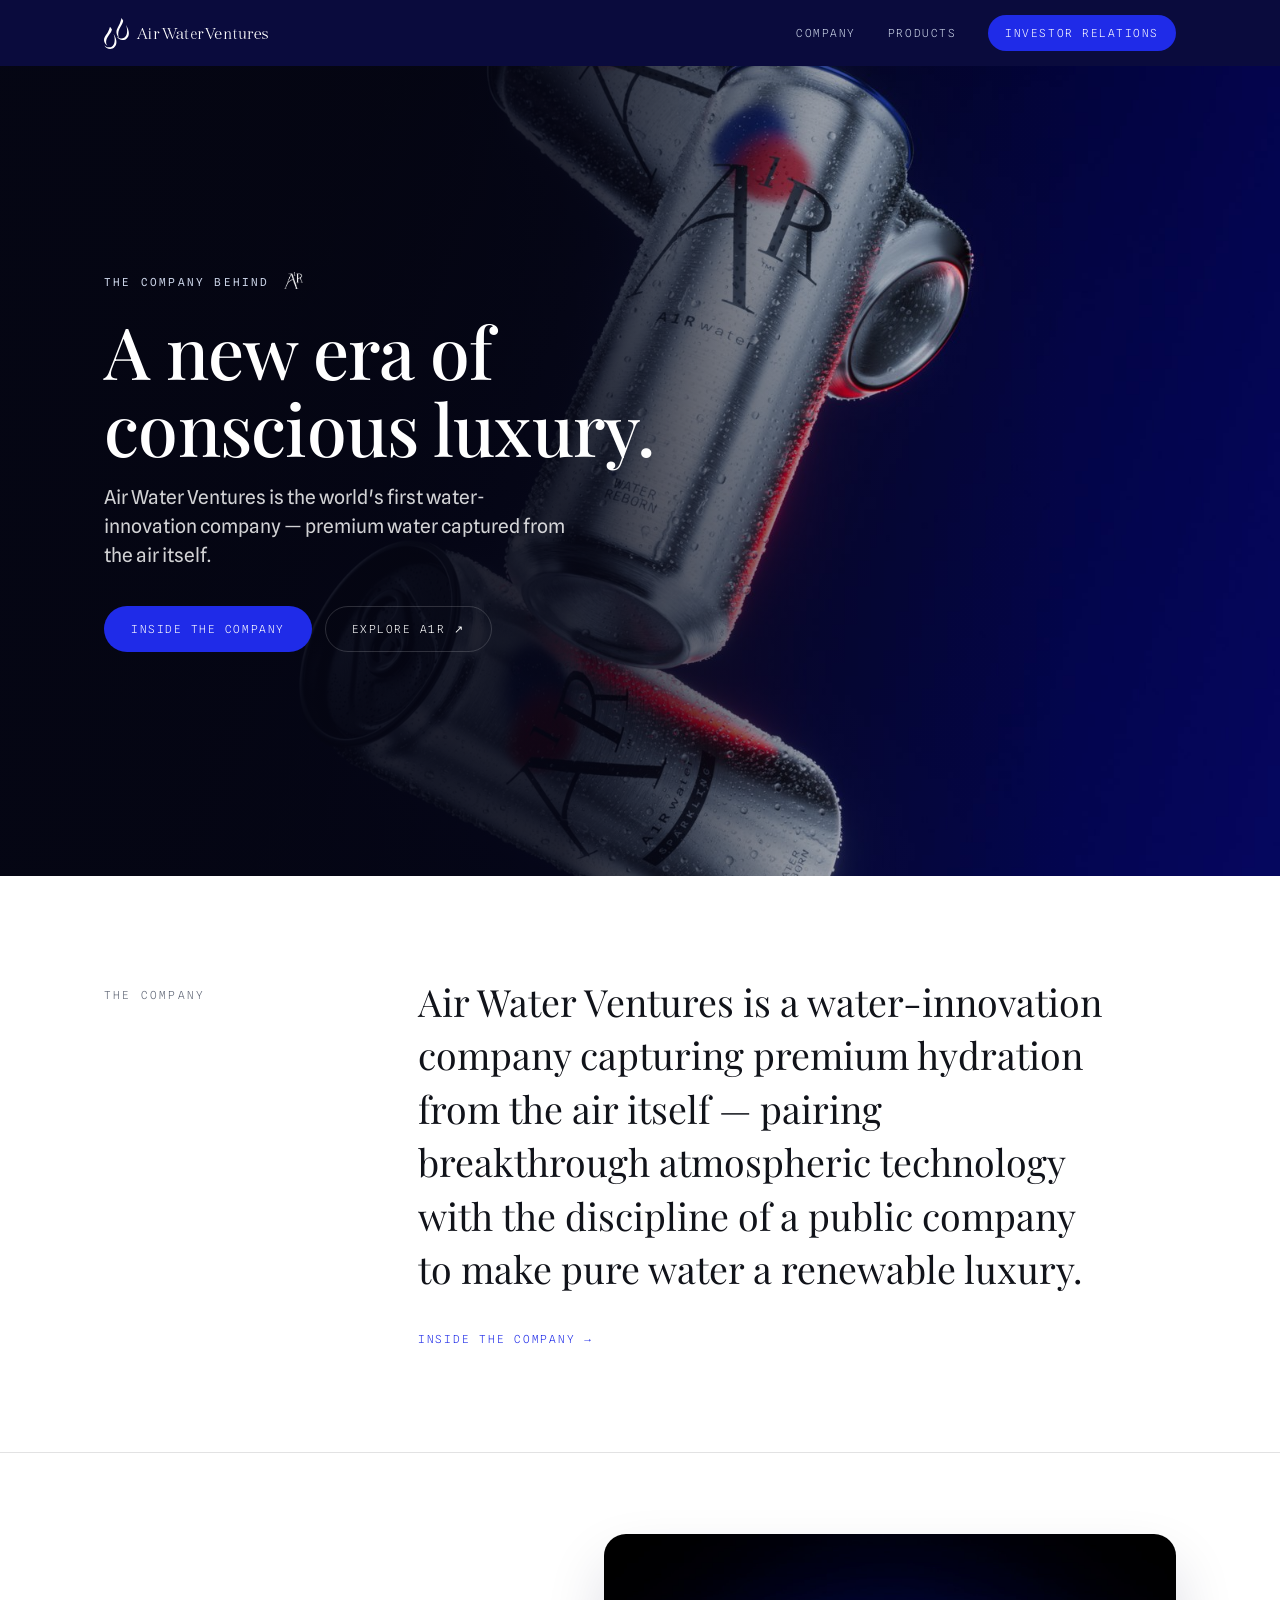
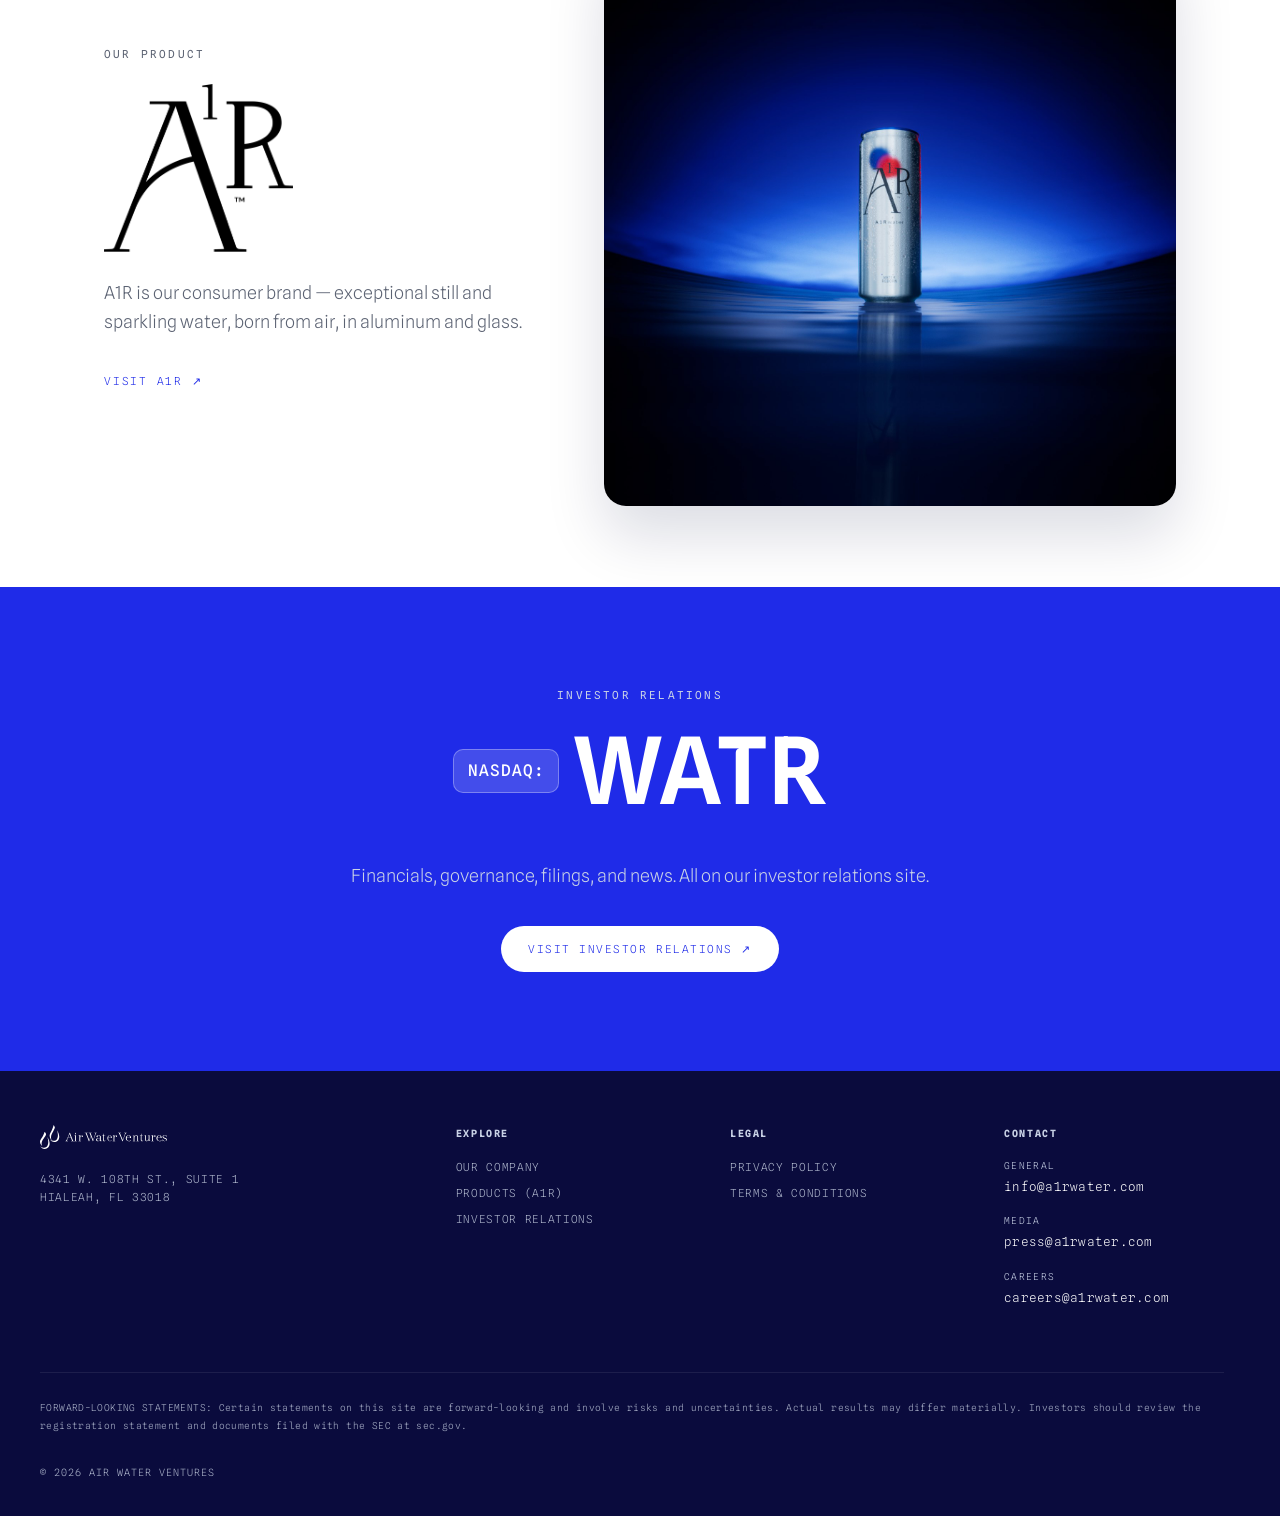
<file: index.html>
<!DOCTYPE html>
<html lang="en">
<head>
<meta charset="UTF-8">
<meta name="viewport" content="width=device-width, initial-scale=1.0">
<title>Air Water Ventures</title>
<link rel="preconnect" href="https://fonts.googleapis.com">
<link rel="preconnect" href="https://fonts.gstatic.com" crossorigin>
<link href="https://fonts.googleapis.com/css2?family=Playfair+Display:ital,wght@0,400;0,500;0,600;0,700;1,400;1,500&family=Spline+Sans:wght@300;400;500;600&family=Spline+Sans+Mono:wght@400;500&display=swap" rel="stylesheet">
<link rel="stylesheet" href="awv-bluechip.css">
</head>
<body>
<a class="skip-link" href="#main-content">Skip to content</a>

<nav aria-label="Primary">
  <div class="wrap nav-inner">
    <a class="brand" href="index.html" aria-label="Air Water Ventures">
      <img class="brandlogo brandlogo-d" src="logo-long.svg" alt="Air Water Ventures">
      <img class="brandlogo brandlogo-m" src="whitedrps.svg" alt="Air Water Ventures">
    </a>
    <div class="nav-links">
      <a href="company.html">Company</a>
      <a href="https://a1rwater.com" target="_blank" rel="noopener">Products</a>
      <a class="nav-cta" href="https://a1rwater.gcs-web.com/" target="_blank" rel="noopener">Investor Relations</a>
    </div>
    <button class="menu-btn" aria-label="Open menu" aria-expanded="false" aria-controls="drawer">Menu</button>
  </div>
</nav>
<div class="mobile-drawer" id="drawer">
  <button class="close" aria-label="Close menu">Close ✕</button>
  <a href="company.html">Company</a>
  <a href="https://a1rwater.com" target="_blank" rel="noopener">Products</a>
  <a href="https://a1rwater.gcs-web.com/" target="_blank" rel="noopener">Investor Relations</a>
</div>

<!-- hero -->
<main id="main-content" tabindex="-1">
<header class="hero-el hero-home" id="top">
  <div class="wrap">
    <div class="hero-statement">
      <p class="eyebrow kick">The company behind <img class="mk" src="a1r-mark-white.png" alt="A1R"></p>
      <h1 class="statement-h1">A new era of conscious luxury.</h1>
      <p class="hero-sub">Air Water Ventures is the world's first water-innovation company — premium water captured from the air itself.</p>
      <div class="ctas">
        <a class="btn btn-royal" href="company.html">Inside the company</a>
        <a class="btn btn-line" href="https://a1rwater.com" target="_blank" rel="noopener">Explore A1R ↗</a>
      </div>
    </div>
  </div>
</header>

<!-- the company -->
<section class="editorial" id="company">
  <div class="wrap">
    <h2 class="sr-only">The company</h2>
    <div class="colset">
      <div class="lbl">The company</div>
      <div>
        <p class="mv-statement" style="font-size:clamp(1.4rem,4.3vw,2.35rem);line-height:1.42;max-width:30ch;">Air Water Ventures is a water-innovation company capturing premium hydration from the air itself — pairing breakthrough atmospheric technology with the discipline of a public company to make pure water a renewable luxury.</p>
        <a class="qlink" href="company.html">Inside the company →</a>
      </div>
    </div>
  </div>
</section>

<!-- product: A1R -->
<section class="editorial tight" id="product" style="border-top:1px solid var(--line);">
  <div class="wrap">
    <div class="feature narrow-text">
      <div>
        <h2 class="sr-only">Our product: A1R</h2>
        <p class="eyebrow kick">Our product</p>
        <img class="logo-head" src="a1r-mark.png" alt="A1R">
        <p class="lede">A1R is our consumer brand — exceptional still and sparkling water, born from air, in aluminum and glass.</p>
        <a class="qlink" href="https://a1rwater.com" target="_blank" rel="noopener">Visit A1R ↗</a>
      </div>
      <div class="media">
        <img src="can-01.jpg" alt="A1R still and sparkling water cans">
      </div>
    </div>
  </div>
</section>

<!-- investor relations -->
<section class="sec royal gateway">
  <div class="wrap">
    <p class="eyebrow kick">Investor relations</p>
    <div class="ticker"><span class="ex">NASDAQ:</span><span class="sym">WATR</span></div>
    <p class="lede">Financials, governance, filings, and news. All on our investor relations site.</p>
    <div class="ctas"><a class="btn btn-white" href="https://a1rwater.gcs-web.com/" target="_blank" rel="noopener">Visit Investor Relations ↗</a></div>
  </div>
</section>

</main>
<footer>
  <div class="wrap">
    <div class="foot-grid four">
      <div>
        <div class="wm"><img class="footlogo" src="logo-long.svg" alt="Air Water Ventures"></div>
        <p>4341 W. 108th St., Suite 1<br>Hialeah, FL 33018</p>
      </div>
      <div><h4>Explore</h4><a href="company.html">Our Company</a><a href="https://a1rwater.com" target="_blank" rel="noopener">Products (A1R)</a><a href="https://a1rwater.gcs-web.com/" target="_blank" rel="noopener">Investor Relations</a></div>
      <div><h4>Legal</h4><a href="https://a1rwater.com/privacy-policy/" target="_blank" rel="noopener">Privacy policy</a><a href="https://a1rwater.com/terms-of-use/" target="_blank" rel="noopener">Terms &amp; conditions</a></div>
      <div><h4>Contact</h4><a class="email" href="mailto:info@a1rwater.com"><span class="contact-role">General</span>info@a1rwater.com</a><a class="email" href="mailto:press@a1rwater.com"><span class="contact-role">Media</span>press@a1rwater.com</a><a class="email" href="mailto:careers@a1rwater.com"><span class="contact-role">Careers</span>careers@a1rwater.com</a></div>
    </div>
    <p class="legal">FORWARD-LOOKING STATEMENTS: Certain statements on this site are forward-looking and involve risks and uncertainties. Actual results may differ materially. Investors should review the registration statement and documents filed with the SEC at sec.gov.</p>
    <div class="foot-bottom"><span>© 2026 Air Water Ventures</span></div>
  </div>
</footer>

<script>
(function(){
  var d=document.getElementById('drawer'),o=document.querySelector('.menu-btn'),c=d&&d.querySelector('.close');
  if(!d||!o)return;
  function open(){d.classList.add('open');o.setAttribute('aria-expanded','true');if(c)c.focus();}
  function close(){d.classList.remove('open');o.setAttribute('aria-expanded','false');o.focus();}
  o.addEventListener('click',open);
  if(c)c.addEventListener('click',close);
  d.querySelectorAll('a').forEach(function(a){a.addEventListener('click',close);});
  document.addEventListener('keydown',function(e){if(e.key==='Escape'&&d.classList.contains('open'))close();});
})();
</script>

</body>
</html>
</file>
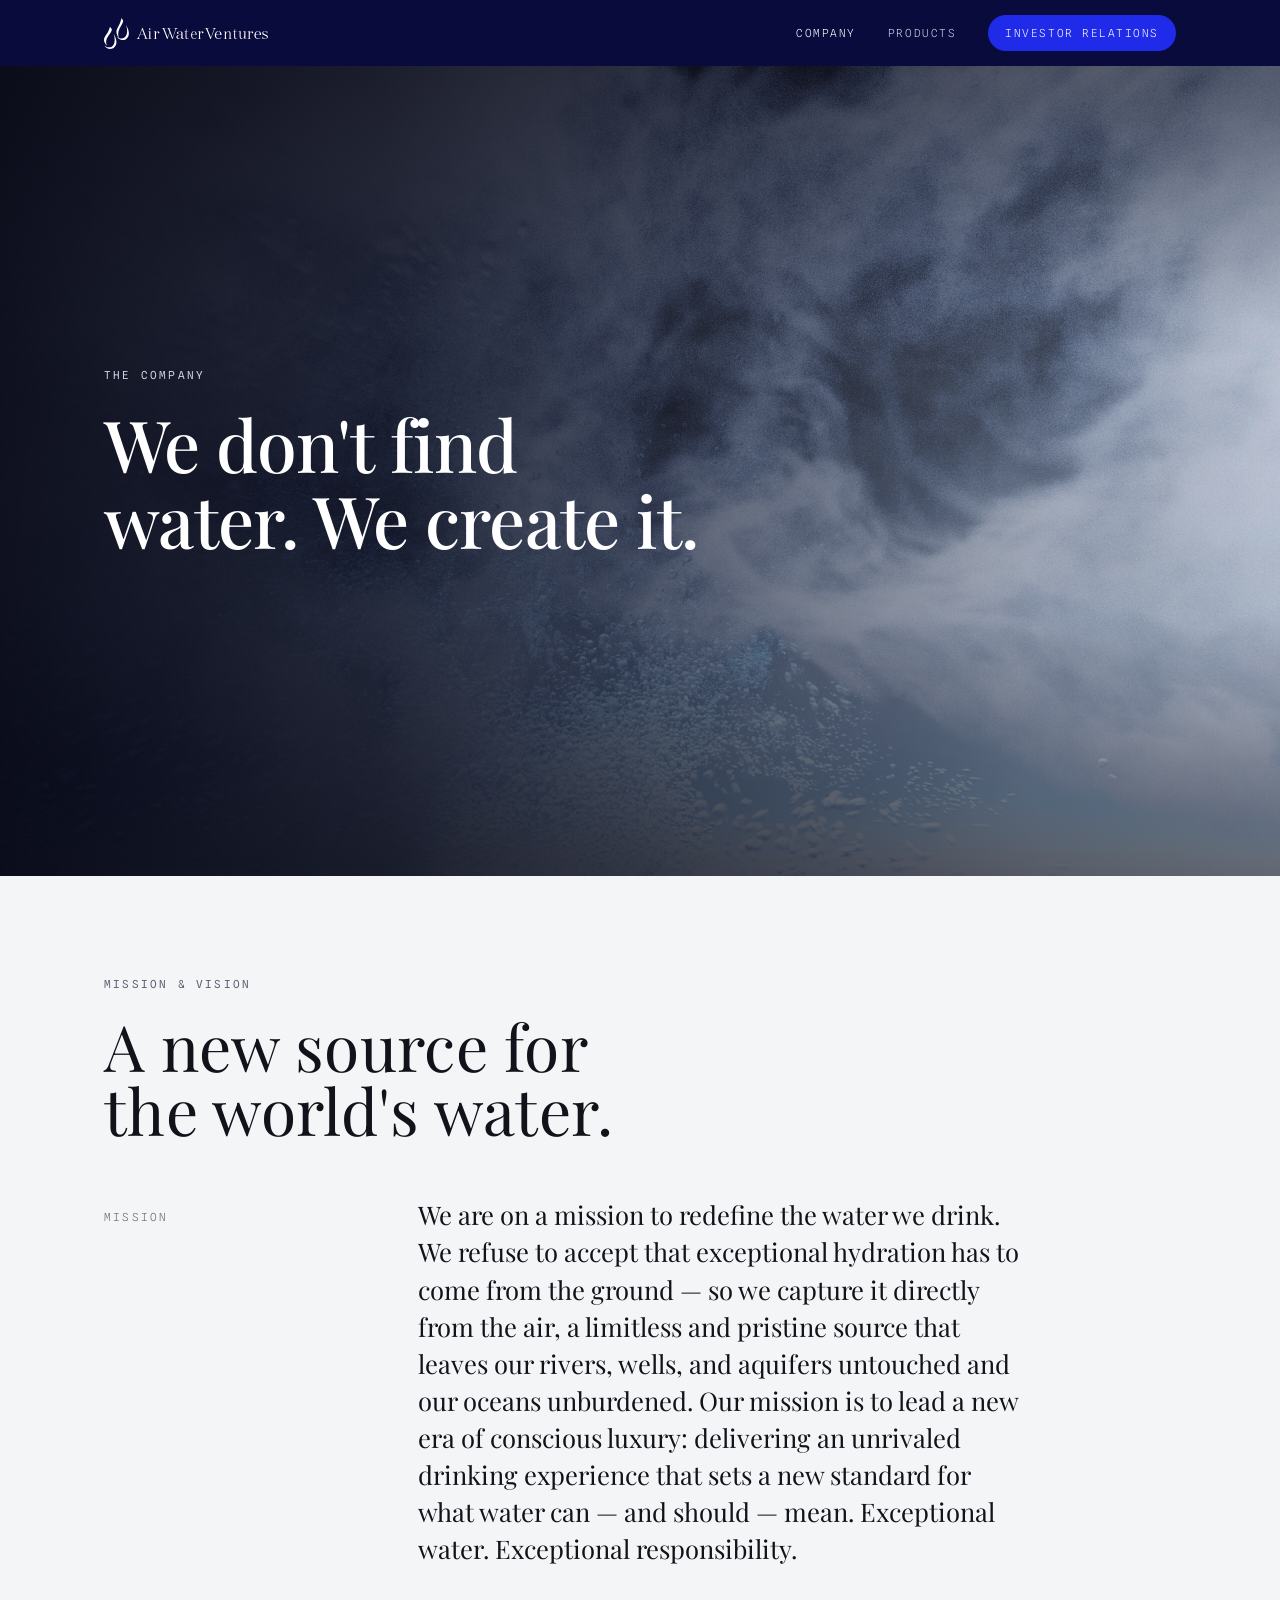
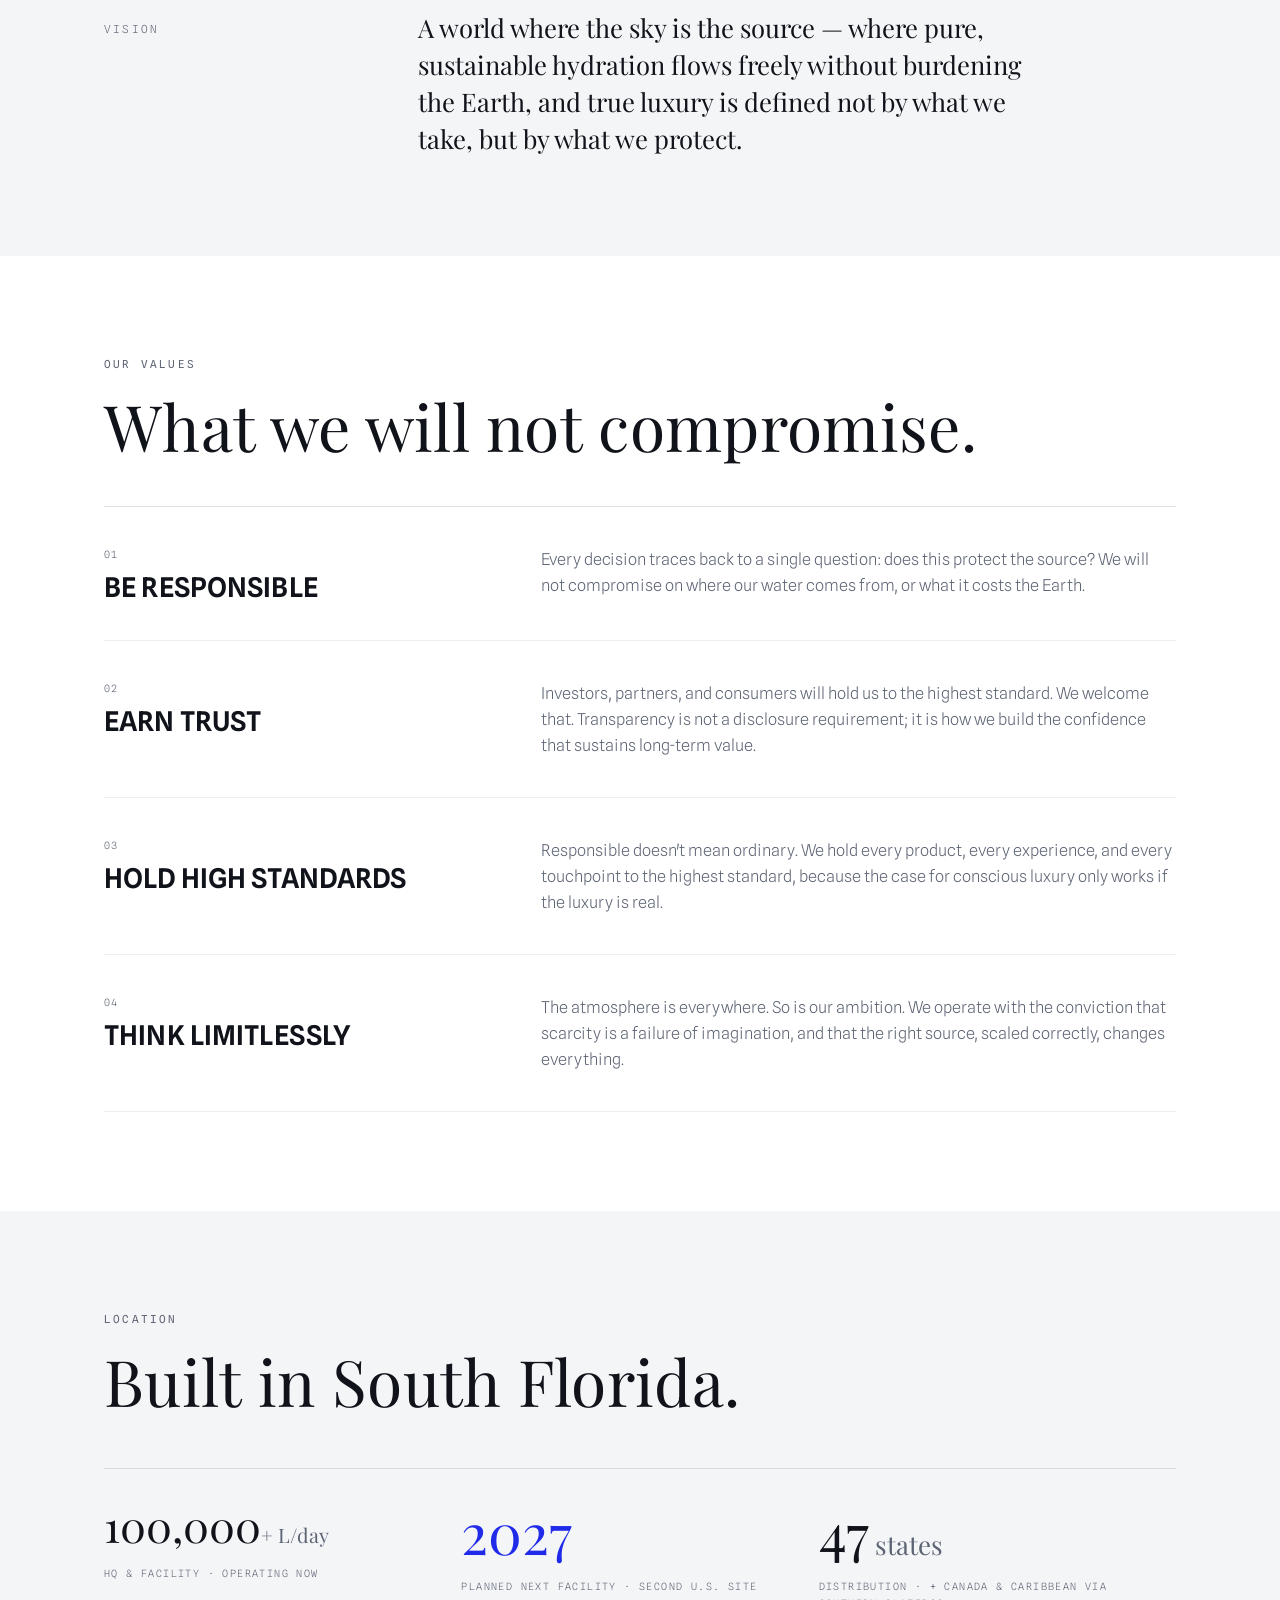
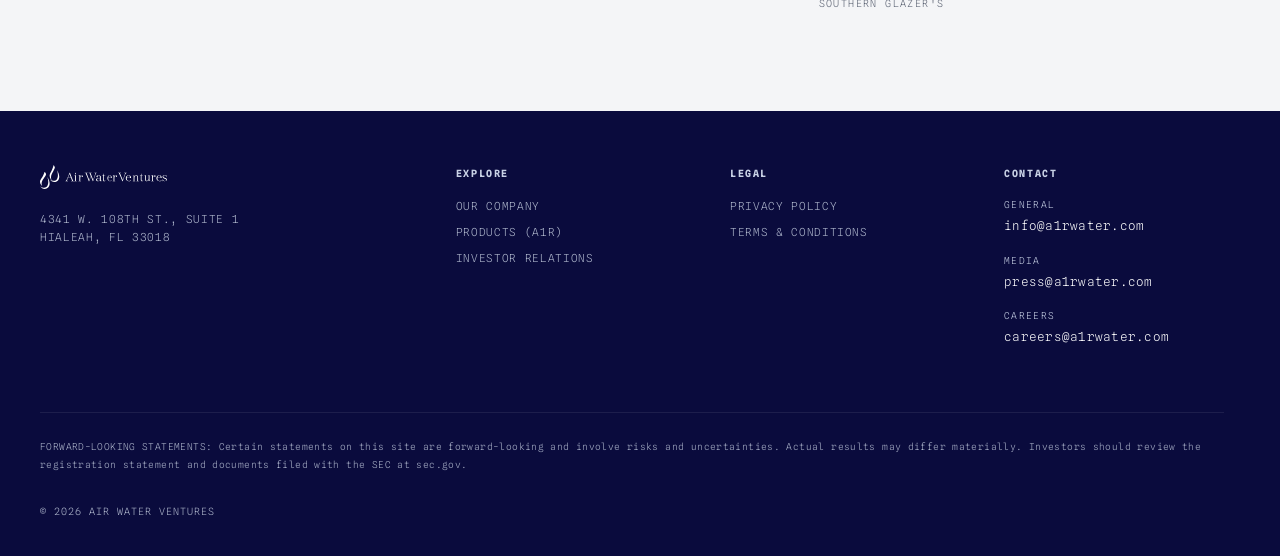
<file: company.html>
<!DOCTYPE html>
<html lang="en">
<head>
<meta charset="UTF-8">
<meta name="viewport" content="width=device-width, initial-scale=1.0">
<title>Company · Air Water Ventures</title>
<link rel="preconnect" href="https://fonts.googleapis.com">
<link rel="preconnect" href="https://fonts.gstatic.com" crossorigin>
<link href="https://fonts.googleapis.com/css2?family=Playfair+Display:ital,wght@0,400;0,500;0,600;0,700;1,400;1,500&family=Spline+Sans:wght@300;400;500;600&family=Spline+Sans+Mono:wght@400;500&display=swap" rel="stylesheet">
<link rel="stylesheet" href="awv-bluechip.css">
</head>
<body>
<a class="skip-link" href="#main-content">Skip to content</a>

<nav aria-label="Primary">
  <div class="wrap nav-inner">
    <a class="brand" href="index.html" aria-label="Air Water Ventures">
      <img class="brandlogo brandlogo-d" src="logo-long.svg" alt="Air Water Ventures">
      <img class="brandlogo brandlogo-m" src="whitedrps.svg" alt="Air Water Ventures">
    </a>
    <div class="nav-links">
      <a href="company.html" class="active" aria-current="page">Company</a>
      <a href="https://a1rwater.com" target="_blank" rel="noopener">Products</a>
      <a class="nav-cta" href="https://a1rwater.gcs-web.com/" target="_blank" rel="noopener">Investor Relations</a>
    </div>
    <button class="menu-btn" aria-label="Open menu" aria-expanded="false" aria-controls="drawer">Menu</button>
  </div>
</nav>
<div class="mobile-drawer" id="drawer">
  <button class="close" aria-label="Close menu">Close ✕</button>
  <a href="company.html">Company</a>
  <a href="https://a1rwater.com" target="_blank" rel="noopener">Products</a>
  <a href="https://a1rwater.gcs-web.com/" target="_blank" rel="noopener">Investor Relations</a>
</div>

<!-- company hero -->
<main id="main-content" tabindex="-1">
<header class="hero-el hero-company" id="top">
  <div class="wrap">
    <div class="hero-statement">
      <p class="eyebrow kick">The company</p>
      <h1 class="statement-h1">We don't find water. We create it.</h1>
    </div>
  </div>
</header>

<!-- mission / vision -->
<section class="sec paper" id="mission">
  <div class="wrap">
    <p class="eyebrow kick">Mission &amp; vision</p>
    <h2 class="display" style="max-width:20ch;">A new source for the world's water.</h2>
    <div class="colset" style="margin-top:3.4rem;">
      <div class="lbl">Mission</div>
      <div><p class="mv-statement">We are on a mission to redefine the water we drink. We refuse to accept that exceptional hydration has to come from the ground — so we capture it directly from the air, a limitless and pristine source that leaves our rivers, wells, and aquifers untouched and our oceans unburdened. Our mission is to lead a new era of conscious luxury: delivering an unrivaled drinking experience that sets a new standard for what water can — and should — mean. Exceptional water. Exceptional responsibility.</p></div>
    </div>
    <div class="colset" style="margin-top:2.6rem;">
      <div class="lbl">Vision</div>
      <div><p class="mv-statement">A world where the sky is the source — where pure, sustainable hydration flows freely without burdening the Earth, and true luxury is defined not by what we take, but by what we protect.</p></div>
    </div>
  </div>
</section>

<!-- values -->
<section class="sec" id="values">
  <div class="wrap">
    <p class="eyebrow kick">Our values</p>
    <h2 class="display">What we will not compromise.</h2>
    <div class="vlist">
      <div class="vitem"><div><div class="vn">01</div><h3>Be responsible</h3></div><p>Every decision traces back to a single question: does this protect the source? We will not compromise on where our water comes from, or what it costs the Earth.</p></div>
      <div class="vitem"><div><div class="vn">02</div><h3>Earn trust</h3></div><p>Investors, partners, and consumers will hold us to the highest standard. We welcome that. Transparency is not a disclosure requirement; it is how we build the confidence that sustains long-term value.</p></div>
      <div class="vitem"><div><div class="vn">03</div><h3>Hold high standards</h3></div><p>Responsible doesn't mean ordinary. We hold every product, every experience, and every touchpoint to the highest standard, because the case for conscious luxury only works if the luxury is real.</p></div>
      <div class="vitem"><div><div class="vn">04</div><h3>Think limitlessly</h3></div><p>The atmosphere is everywhere. So is our ambition. We operate with the conviction that scarcity is a failure of imagination, and that the right source, scaled correctly, changes everything.</p></div>
    </div>
  </div>
</section>

<!-- location -->
<section class="sec paper" id="geography">
  <div class="wrap">
    <p class="eyebrow kick">Location</p>
    <h2 class="display">Built in South Florida.</h2>
    <div class="figrow f3">
      <div><div class="fv" style="font-size:clamp(1.9rem,3.4vw,2.7rem);">100,000<span class="u">+ L/day</span></div><div class="fk">HQ &amp; facility · operating now</div></div>
      <div><div class="fv hl">2027</div><div class="fk">Planned next facility · second U.S. site</div></div>
      <div><div class="fv">47<span class="u"> states</span></div><div class="fk">Distribution · + Canada &amp; Caribbean via Southern Glazer's</div></div>
    </div>
  </div>
</section>

</main>
<footer>
  <div class="wrap">
    <div class="foot-grid four">
      <div>
        <div class="wm"><img class="footlogo" src="logo-long.svg" alt="Air Water Ventures"></div>
        <p>4341 W. 108th St., Suite 1<br>Hialeah, FL 33018</p>
      </div>
      <div><h4>Explore</h4><a href="company.html">Our Company</a><a href="https://a1rwater.com" target="_blank" rel="noopener">Products (A1R)</a><a href="https://a1rwater.gcs-web.com/" target="_blank" rel="noopener">Investor Relations</a></div>
      <div><h4>Legal</h4><a href="https://a1rwater.com/privacy-policy/" target="_blank" rel="noopener">Privacy policy</a><a href="https://a1rwater.com/terms-of-use/" target="_blank" rel="noopener">Terms &amp; conditions</a></div>
      <div><h4>Contact</h4><a class="email" href="mailto:info@a1rwater.com"><span class="contact-role">General</span>info@a1rwater.com</a><a class="email" href="mailto:press@a1rwater.com"><span class="contact-role">Media</span>press@a1rwater.com</a><a class="email" href="mailto:careers@a1rwater.com"><span class="contact-role">Careers</span>careers@a1rwater.com</a></div>
    </div>
    <p class="legal">FORWARD-LOOKING STATEMENTS: Certain statements on this site are forward-looking and involve risks and uncertainties. Actual results may differ materially. Investors should review the registration statement and documents filed with the SEC at sec.gov.</p>
    <div class="foot-bottom"><span>© 2026 Air Water Ventures</span></div>
  </div>
</footer>

<script>
(function(){
  var d=document.getElementById('drawer'),o=document.querySelector('.menu-btn'),c=d&&d.querySelector('.close');
  if(!d||!o)return;
  function open(){d.classList.add('open');o.setAttribute('aria-expanded','true');if(c)c.focus();}
  function close(){d.classList.remove('open');o.setAttribute('aria-expanded','false');o.focus();}
  o.addEventListener('click',open);
  if(c)c.addEventListener('click',close);
  d.querySelectorAll('a').forEach(function(a){a.addEventListener('click',close);});
  document.addEventListener('keydown',function(e){if(e.key==='Escape'&&d.classList.contains('open'))close();});
})();
</script>

</body>
</html>
</file>
<file: awv-bluechip.css>
/* =====================================================================
   AIR WATER VENTURES — "BLUE CHIP" (refined go-forward direction)
   Navy + Electric Royal + Signal-red bleed · white editorial sections
   Type : Playfair Display (display serif — the company font) · Spline Sans (headings/body)
          Spline Sans Mono (labels / data voice)
   ===================================================================== */
:root{
  --navy:#0A0B3D; --navy-2:#101357; --royal:#1F2BE8; --royal-dk:#1820C0;
  --red:#E5333F; --ink:#11131A; --white:#FFFFFF;
  --paper:#F4F5F7; --paper-2:#ECEEF3;
  --muted:#5C6373;            /* body grey on light */
  --muted-d:#AEB6CC;          /* muted on dark */
  --silver:#C9D2E6;
  --line:rgba(17,19,26,.12); --line-2:rgba(17,19,26,.07);
  --line-d:rgba(255,255,255,.16); --line-d2:rgba(255,255,255,.08);
  --up:#1FBE7A;
  --serif:'Playfair Display',Georgia,serif;
  --sans:'Spline Sans',-apple-system,BlinkMacSystemFont,sans-serif;
  --mono:'Spline Sans Mono',ui-monospace,monospace;
  --radius:22px; --shadow:0 16px 40px rgba(10,11,61,.10);
}
*{margin:0;padding:0;box-sizing:border-box;}
html{scroll-behavior:smooth;}
body{background:var(--white);color:var(--ink);font-family:var(--sans);font-weight:300;font-size:16px;line-height:1.65;-webkit-font-smoothing:antialiased;}
::selection{background:var(--royal);color:#fff;}
a{color:inherit;text-decoration:none;}
img{display:block;max-width:100%;}
section{position:relative;}
.wrap{max-width:1200px;margin:0 auto;padding:0 5vw;}
.display{font-family:var(--serif);font-weight:400;line-height:1;letter-spacing:.005em;text-wrap:balance;}
.it{font-style:italic;}
.mono{font-family:var(--mono);font-weight:400;text-transform:uppercase;letter-spacing:.16em;font-size:11px;}
.sans-h{font-family:var(--sans);font-weight:600;text-transform:uppercase;letter-spacing:.01em;line-height:1.05;}
.eyebrow{font-family:var(--mono);font-weight:400;text-transform:uppercase;letter-spacing:.2em;font-size:11px;color:var(--muted);}
.navy .eyebrow,.royal .eyebrow,.hero-el .eyebrow{color:var(--silver);}

/* ---------- nav ---------- */
nav{position:sticky;top:0;z-index:70;background:var(--navy);}
.nav-inner{display:flex;align-items:center;justify-content:space-between;height:66px;gap:2rem;}
.brand{display:flex;align-items:center;gap:.7rem;}
.brand .brandlogo{width:auto;display:block;}
.brand .brandlogo-d{height:31px;}
.brand .brandlogo-m{height:32px;display:none;}
@media(max-width:900px){.brand .brandlogo-d{display:none;}.brand .brandlogo-m{display:block;}}
.foot-grid .wm .footlogo{height:24px;width:auto;display:block;}
.nav-links{display:flex;gap:2rem;align-items:center;font-family:var(--mono);font-size:11px;text-transform:uppercase;letter-spacing:.14em;}
.nav-links a{color:var(--silver);transition:color .2s;}
.nav-links a:hover,.nav-links a.active{color:#fff;}
.nav-cta{background:var(--royal);color:#fff !important;padding:9px 17px;border-radius:30px;transition:background .2s;}
.nav-cta:hover{background:var(--royal-dk);}
.nav-item{position:relative;}
.nav-item>a{display:inline-flex;align-items:center;gap:.4em;color:var(--silver);transition:color .2s;}
.nav-item:hover>a,.nav-item:focus-within>a{color:#fff;}
.nav-item .caret{font-size:8px;transition:transform .2s;}
.nav-item:hover .caret,.nav-item:focus-within .caret{transform:rotate(180deg);}
.nav-menu{position:absolute;top:100%;left:-1rem;min-width:228px;background:#070a18;border:1px solid var(--line-d);border-radius:12px;padding:.5rem 0;display:flex;flex-direction:column;opacity:0;visibility:hidden;transform:translateY(8px);transition:opacity .18s,transform .18s,visibility .18s;z-index:80;box-shadow:0 24px 54px rgba(0,0,0,.45);}
.nav-item:hover .nav-menu,.nav-item:focus-within .nav-menu{opacity:1;visibility:visible;transform:translateY(0);}
.nav-menu a{padding:.62rem 1.3rem;white-space:nowrap;color:var(--silver);font-family:var(--mono);font-size:11px;text-transform:uppercase;letter-spacing:.1em;}
.nav-menu a:hover{color:#fff;background:rgba(255,255,255,.06);}
@media(max-width:900px){.nav-links{display:none;}}

/* ---------- buttons ---------- */
.btn{font-family:var(--mono);font-size:11px;text-transform:uppercase;letter-spacing:.14em;padding:13px 26px;border-radius:30px;display:inline-block;transition:all .2s;cursor:pointer;border:1px solid transparent;}
.btn-royal{background:var(--royal);color:#fff;} .btn-royal:hover{background:var(--royal-dk);}
.btn-line{border-color:var(--line);color:var(--ink);} .btn-line:hover{border-color:var(--ink);}
.navy .btn-line,.royal .btn-line,.hero-el .btn-line{border-color:var(--line-d);color:#fff;} .navy .btn-line:hover,.royal .btn-line:hover,.hero-el .btn-line:hover{border-color:#fff;background:rgba(255,255,255,.08);}
.btn-white{background:#fff;color:var(--royal);} .btn-white:hover{background:var(--paper);}
.ctas{display:flex;gap:.8rem;flex-wrap:wrap;margin-top:2.2rem;}

/* ---------- sections ---------- */
.sec{padding:11vh 0;}
.sec.paper{background:var(--paper);}
.sec.navy{background:var(--navy);color:#fff;}
.sec.royal{background:var(--royal);color:#fff;}
.sec .display{font-size:clamp(2.4rem,5vw,4.2rem);}
.sec.navy .display,.sec.royal .display{color:#fff;}
.lede{color:var(--muted);max-width:44rem;margin-top:1.4rem;font-size:1.12rem;line-height:1.6;}
.navy .lede,.royal .lede{color:var(--silver);}
.kick{margin-bottom:1.3rem;}

/* ---------- stat / cards ---------- */
.cards{display:grid;gap:14px;margin-top:2.8rem;}
.cards.c4{grid-template-columns:repeat(4,1fr);} .cards.c3{grid-template-columns:repeat(3,1fr);} .cards.c2{grid-template-columns:repeat(2,1fr);}
.card{background:#fff;border:1px solid var(--line);border-radius:var(--radius);padding:1.8rem 1.7rem 1.9rem;box-shadow:var(--shadow);}
.paper .card{box-shadow:0 14px 40px rgba(10,11,61,.07);}
.card .k{font-family:var(--mono);font-size:10px;letter-spacing:.14em;text-transform:uppercase;color:var(--muted);}
.card .v{font-family:var(--serif);font-size:clamp(2.4rem,4.4vw,3.4rem);line-height:1;color:var(--ink);margin-top:1.3rem;}
.card .v .u{font-size:.5em;color:var(--muted);}
.card .v.tx{font-size:1.4rem;line-height:1.3;}  /* text value (names, emails) rather than a big number */
.card .d{color:var(--muted);font-size:.92rem;margin-top:1rem;}
.card.royal{background:var(--royal);border-color:var(--royal);color:#fff;}
.card.royal .k{color:rgba(255,255,255,.8);} .card.royal .v{color:#fff;} .card.royal .v .u{color:rgba(255,255,255,.8);} .card.royal .d{color:rgba(255,255,255,.85);}
.card.navy{background:var(--navy);border-color:var(--navy);color:#fff;}
.card.navy .k{color:var(--silver);} .card.navy .v{color:#fff;} .card.navy .d{color:var(--silver);}
.navy .card{background:var(--navy-2);border-color:var(--line-d);box-shadow:none;color:#fff;}
.navy .card .v{color:#fff;} .navy .card .k,.navy .card .d{color:var(--silver);}
@media(max-width:900px){.cards.c4{grid-template-columns:repeat(2,1fr);}}
@media(max-width:600px){.cards.c4,.cards.c3,.cards.c2{grid-template-columns:1fr;}}

/* ---------- stock card ---------- */
.stockcard{background:var(--royal);color:#fff;border-radius:var(--radius);padding:2.4rem 2.2rem;display:flex;flex-direction:column;min-height:300px;}
.stockcard .sym{font-family:var(--mono);font-size:11px;letter-spacing:.16em;color:rgba(255,255,255,.85);}
.stockcard .price{font-family:var(--serif);font-size:clamp(3rem,6vw,4.6rem);line-height:1;margin-top:1.3rem;}
.stockcard .delta{font-family:var(--mono);font-size:13px;letter-spacing:.08em;margin-top:.7rem;color:#fff;}
.stockcard .foot{margin-top:auto;font-family:var(--mono);font-size:10px;letter-spacing:.1em;color:rgba(255,255,255,.7);line-height:1.8;padding-top:2rem;}

/* ---------- tiles / values ---------- */
.tiles{display:grid;grid-template-columns:repeat(2,1fr);gap:14px;margin-top:2.8rem;}
.tiles.t3{grid-template-columns:repeat(3,1fr);}
.tile{position:relative;background:#fff;border:1px solid var(--line);border-radius:var(--radius);padding:2.1rem 1.9rem 2.3rem;box-shadow:var(--shadow);overflow:hidden;}
.tile::before{content:"";position:absolute;top:0;right:0;width:55%;height:55%;background:radial-gradient(circle at 100% 0,rgba(31,43,232,.06),transparent 70%);pointer-events:none;}
.tile .n{font-family:var(--mono);font-size:10px;letter-spacing:.14em;text-transform:uppercase;color:var(--muted);}
.tile h3{font-family:var(--sans);font-weight:600;text-transform:uppercase;font-size:clamp(1.3rem,2.4vw,1.7rem);line-height:1.05;letter-spacing:.005em;margin:1.1rem 0 .8rem;color:var(--ink);}
.tile p{color:var(--muted);font-size:.95rem;line-height:1.6;}
.paper .tile{box-shadow:0 14px 40px rgba(10,11,61,.07);}
@media(max-width:760px){.tiles,.tiles.t3{grid-template-columns:1fr;}}

/* ---------- people ---------- */
.people{display:grid;grid-template-columns:repeat(3,1fr);gap:14px;margin-top:2.8rem;}
.person{background:#fff;border:1px solid var(--line);border-radius:var(--radius);overflow:hidden;box-shadow:var(--shadow);}
.paper .person{box-shadow:0 14px 40px rgba(10,11,61,.07);}
.person .pic{aspect-ratio:1;background:radial-gradient(60% 60% at 50% 35%,var(--navy-2),var(--navy));display:flex;align-items:center;justify-content:center;}
.person .pad{padding:1.4rem 1.4rem 1.6rem;}
.person h3{font-family:var(--serif);font-weight:400;font-size:1.45rem;color:var(--ink);}
.person .role{font-family:var(--mono);font-size:10px;letter-spacing:.12em;text-transform:uppercase;color:var(--royal);margin-top:.25rem;}
.person p{color:var(--muted);font-size:.9rem;margin-top:.8rem;}
@media(max-width:760px){.people{grid-template-columns:1fr;}}

/* ---------- rows (story / news / filings) ---------- */
.rows{margin-top:2.6rem;border-top:1px solid var(--line);}
.row{display:grid;grid-template-columns:160px 1fr auto;gap:1.6rem;align-items:baseline;padding:1.4rem 0;border-bottom:1px solid var(--line-2);transition:padding-left .2s;}
.row:hover{padding-left:.5rem;}
.navy .rows,.navy .row{border-color:var(--line-d2);}
.row .dt{font-family:var(--mono);font-size:10px;letter-spacing:.14em;text-transform:uppercase;color:var(--muted);}
.navy .row .dt{color:var(--silver);}
.row .tt{font-size:1.08rem;color:var(--ink);}
.navy .row .tt{color:#fff;}
.row .ar{font-family:var(--mono);color:var(--royal);font-size:12px;letter-spacing:.08em;}
.navy .row .ar{color:var(--silver);}
@media(max-width:680px){.row{grid-template-columns:1fr;gap:.3rem;}}

/* ---------- deck / download card ---------- */
.deckcard{display:flex;align-items:center;gap:1.4rem;background:#fff;border:1px solid var(--line);border-radius:var(--radius);padding:1.2rem;box-shadow:var(--shadow);max-width:30rem;}
.deckcard .thumb{width:120px;height:88px;border-radius:12px;flex:none;background:
   radial-gradient(60% 70% at 60% 40%, rgba(31,43,232,.6), transparent 60%),
   radial-gradient(40% 50% at 80% 70%, rgba(229,51,63,.4), transparent),var(--navy);
   display:flex;align-items:flex-end;padding:.6rem;}
.deckcard .thumb .mono{color:#fff;font-size:8px;letter-spacing:.1em;line-height:1.3;}
.deckcard .meta .k{font-family:var(--mono);font-size:10px;letter-spacing:.14em;text-transform:uppercase;color:var(--muted);}
.deckcard .meta .t{font-family:var(--sans);font-weight:600;font-size:1.5rem;color:var(--ink);margin:.3rem 0 .5rem;}
.deckcard .meta a{font-family:var(--mono);font-size:11px;letter-spacing:.1em;text-transform:uppercase;color:var(--royal);}

/* ---------- email alert ---------- */
.alert{display:flex;gap:.7rem;margin-top:1.8rem;max-width:32rem;flex-wrap:wrap;}
.alert input{flex:1 1 220px;background:rgba(0,0,0,.18);border:1px solid var(--line-d);color:#fff;font-family:var(--mono);font-size:12px;padding:13px 16px;border-radius:30px;outline:none;}
.alert input::placeholder{color:rgba(255,255,255,.78);text-transform:uppercase;font-size:10px;letter-spacing:.1em;}

/* ---------- footer ---------- */
footer{background:var(--navy);color:#fff;}
footer .wrap{padding:6vh 0 4vh;}
.foot-grid{display:grid;grid-template-columns:1.7fr 1fr 1fr;gap:2.4rem;}
.foot-grid.four{grid-template-columns:1.6fr 1fr 1fr 1fr;}
.foot-grid .wm{display:flex;align-items:center;gap:.6rem;font-family:var(--serif);font-size:22px;letter-spacing:.04em;color:#fff;margin-bottom:1.3rem;}
.foot-grid .wm svg{width:20px;height:24px;}
.foot-grid .wm .markimg{height:26px;width:auto;}
.foot-grid p,.foot-grid a{font-family:var(--mono);font-size:11px;letter-spacing:.06em;color:var(--muted-d);display:block;margin-bottom:.5rem;text-transform:uppercase;}
.foot-grid .email{font-family:var(--mono);font-size:12.5px;letter-spacing:.02em;text-transform:none;color:#fff;display:block;margin-bottom:.35rem;word-break:break-all;}
.foot-grid a:hover{color:#fff;}
.foot-grid h4{font-family:var(--mono);font-size:10px;letter-spacing:.16em;text-transform:uppercase;color:var(--silver);margin-bottom:1rem;}
.legal{margin-top:3rem;padding-top:1.6rem;border-top:1px solid var(--line-d2);font-family:var(--mono);font-size:9.5px;line-height:1.9;color:var(--muted-d);letter-spacing:.04em;max-width:74rem;}
.foot-bottom{display:flex;justify-content:space-between;gap:1rem;flex-wrap:wrap;margin-top:1.8rem;font-family:var(--mono);font-size:10px;letter-spacing:.1em;text-transform:uppercase;color:var(--muted-d);}
@media(max-width:820px){.foot-grid{grid-template-columns:1fr 1fr;}}

/* ---------- gateway CTA (canonical closing block, used site-wide) ---------- */
.gateway{text-align:center;}
.gateway .eyebrow{display:block;margin-bottom:1.3rem;}
.gateway .lede{margin-left:auto;margin-right:auto;}
.gateway .ctas{justify-content:center;}
.gateway .alert{margin-left:auto;margin-right:auto;justify-content:center;}

/* ---------- real photos + ripple motif ---------- */
.person .pic{aspect-ratio:1;overflow:hidden;}
.person .pic img{width:100%;height:100%;object-fit:cover;display:block;filter:grayscale(.15) contrast(1.02);}
/* concentric ripple — the brand expressed visually, not literally */
.ripplefx{position:absolute;top:50%;right:-6%;transform:translateY(-50%);width:min(720px,72%);aspect-ratio:1;height:auto;z-index:0;pointer-events:none;}
.sec.navy,.sec.royal{overflow:hidden;}
.sec.navy .wrap,.sec.royal .wrap{position:relative;z-index:2;}
.statement .display{max-width:20ch;}
@media(max-width:760px){.ripplefx{opacity:.5;right:-30%;}}

/* =====================================================================
   STANDARDIZED IR COMPONENTS
   ===================================================================== */
/* secondary sticky sub-nav (signals IR completeness) */
.subnav{position:sticky;top:66px;z-index:60;background:rgba(255,255,255,.94);backdrop-filter:blur(10px);border-bottom:1px solid var(--line);}
.subnav .wrap{display:flex;gap:1.8rem;align-items:center;height:48px;overflow-x:auto;white-space:nowrap;scrollbar-width:none;}
.subnav .wrap::-webkit-scrollbar{display:none;}
.subnav a{font-family:var(--mono);font-size:10.5px;letter-spacing:.13em;text-transform:uppercase;color:var(--muted);transition:color .2s;flex:none;}
.subnav a:hover{color:var(--royal);}
.subnav .lbl{font-family:var(--mono);font-size:10.5px;letter-spacing:.13em;text-transform:uppercase;color:var(--ink);font-weight:500;flex:none;}

/* data tables */
.dtable{width:100%;border-collapse:collapse;margin-top:2rem;font-size:.95rem;}
.dtable caption{font-family:var(--mono);font-size:10px;letter-spacing:.12em;text-transform:uppercase;color:var(--muted);text-align:left;margin-bottom:.8rem;}
.dtable th{font-family:var(--mono);font-size:10px;letter-spacing:.1em;text-transform:uppercase;color:var(--muted);text-align:left;padding:.85rem 1rem;border-bottom:1px solid var(--ink);font-weight:400;}
.dtable td{padding:.9rem 1rem;border-bottom:1px solid var(--line-2);color:var(--ink);}
.dtable td.num,.dtable th.num{text-align:right;font-variant-numeric:tabular-nums;}
.dtable tr.total td{border-top:1px solid var(--ink);border-bottom:none;font-family:var(--mono);text-transform:uppercase;font-size:.8rem;letter-spacing:.06em;color:var(--ink);}
.dtable .em{color:var(--royal);}
@media(max-width:600px){.dtable{font-size:.82rem;}.dtable th,.dtable td{padding:.6rem .5rem;}}

/* definition / highlight rows */
.kv{margin-top:2rem;border-top:1px solid var(--line);}
.kv .r{display:grid;grid-template-columns:.5fr 1fr;gap:1.6rem;padding:1.1rem 0;border-bottom:1px solid var(--line-2);}
.kv .r .k{font-family:var(--mono);font-size:10px;letter-spacing:.14em;text-transform:uppercase;color:var(--muted);padding-top:.2rem;}
.kv .r .v{color:var(--ink);font-size:1.02rem;}
.kv .r .v b{font-weight:400;font-family:var(--serif);font-size:1.3rem;}
@media(max-width:640px){.kv .r{grid-template-columns:1fr;gap:.3rem;}}

/* FAQ accordion */
.faq{margin-top:2.4rem;border-top:1px solid var(--line);}
.faq details{border-bottom:1px solid var(--line-2);}
.faq summary{list-style:none;cursor:pointer;padding:1.3rem 0;display:flex;justify-content:space-between;gap:1rem;align-items:center;font-size:1.08rem;color:var(--ink);}
.faq summary::-webkit-details-marker{display:none;}
.faq summary::after{content:"+";font-family:var(--mono);color:var(--royal);font-size:1.2rem;flex:none;}
.faq details[open] summary::after{content:"–";}
.faq details p{color:var(--muted);padding:0 0 1.4rem;max-width:54rem;font-size:.98rem;}

/* form fields (info request) */
.formgrid{display:grid;grid-template-columns:1fr 1fr;gap:.8rem;margin-top:2rem;max-width:40rem;}
.formgrid .full{grid-column:1/-1;}
.formgrid input,.formgrid textarea{width:100%;background:#fff;border:1px solid var(--line);border-radius:10px;padding:12px 14px;font-family:var(--sans);font-size:.95rem;color:var(--ink);outline:none;}
.formgrid input:focus,.formgrid textarea:focus{border-color:var(--royal);}
.formgrid input::placeholder,.formgrid textarea::placeholder{color:var(--muted);}
@media(max-width:600px){.formgrid{grid-template-columns:1fr;}}

/* fine print / disclaimer */
.fineprint{margin-top:2.4rem;padding-top:1.6rem;border-top:1px solid var(--line-2);}
.fineprint p{font-family:var(--mono);font-size:9.5px;line-height:1.9;letter-spacing:.03em;color:var(--muted);max-width:80rem;margin-bottom:.8rem;}
.footnote-src{font-family:var(--mono);font-size:9px;letter-spacing:.05em;color:var(--muted);margin-top:1.4rem;}
.navy .footnote-src,.royal .footnote-src{color:rgba(201,210,230,.65);}

/* in-section subheading (consistent across pages) + the grid that follows it */
.sans-h.subhead{font-size:1.1rem;color:var(--ink);margin-top:3.2rem;}
.subhead + .cards,.subhead + .people,.subhead + .figrow{margin-top:1.4rem;}
/* card link colors (replaces inline overrides) */
.card .d a{color:var(--royal);}
.card.royal .d a{color:#fff;text-decoration:underline;text-underline-offset:3px;}

/* =====================================================================
   ELEVATED SYSTEM  (per "air water ventures.fig")
   image-led hero · thin all-caps statement H1 · serif beat below
   frosted presentation card · water-texture sections · softer cards
   ===================================================================== */
/* warmer, deeper card lift + gradient bleed */
.card,.tile,.deckcard,.person{box-shadow:var(--shadow);}
.tile::before{top:auto;bottom:0;right:0;width:70%;height:62%;background:radial-gradient(120% 100% at 100% 100%,rgba(31,43,232,.08),transparent 70%);}
.card{position:relative;overflow:hidden;}
.card:not(.royal):not(.navy)::after{content:"";position:absolute;bottom:0;right:0;width:60%;height:55%;background:radial-gradient(120% 100% at 100% 100%,rgba(31,43,232,.06),transparent 70%);pointer-events:none;}

/* mobile menu button + drawer */
.menu-btn{display:none;font-family:var(--mono);font-size:11px;letter-spacing:.14em;text-transform:uppercase;color:#fff;background:rgba(255,255,255,.12);border:1px solid var(--line-d);border-radius:8px;padding:9px 16px;cursor:pointer;}
.mobile-drawer{display:none;}
@media(max-width:900px){
  .menu-btn{display:inline-block;}
  .mobile-drawer{position:fixed;inset:0;z-index:200;background:rgba(4,5,14,.97);backdrop-filter:blur(8px);flex-direction:column;padding:5rem 8vw 3rem;gap:.4rem;overflow-y:auto;-webkit-overflow-scrolling:touch;}
  .mobile-drawer.open{display:flex;}
  .mobile-drawer a{font-family:var(--serif);font-size:2.2rem;color:#fff;padding:.6rem 0;border-bottom:1px solid var(--line-d2);}
  @media(max-height:680px){.mobile-drawer a{font-size:1.7rem;padding:.45rem 0;}}
  .mobile-drawer .close{position:absolute;top:1.4rem;right:6vw;font-family:var(--mono);font-size:12px;letter-spacing:.14em;color:var(--silver);background:none;border:none;cursor:pointer;text-transform:uppercase;}
}

/* image-led hero */
.hero-el{position:relative;color:#fff;overflow:visible;min-height:clamp(640px,90vh,900px);display:flex;align-items:center;
   padding:15vh 0 16vh;background:var(--navy);background-position:center;background-repeat:no-repeat;background-size:cover;}
@media(min-width:861px){.hero-el{padding:14vh 0 16vh;}}

/* per-page hero imagery — home: can lid · company: horizon · IR: stacked cans */
.hero-home{background:
   linear-gradient(90deg,rgba(5,6,20,.97) 0%,rgba(5,6,20,.86) 44%,rgba(5,6,20,.34) 63%,rgba(5,6,20,0) 84%),
   url('can-07.jpg') center/cover no-repeat,
   var(--navy);}
@media(max-width:760px){.hero-home{background:
   linear-gradient(180deg,rgba(5,6,20,.72) 0%,rgba(5,6,20,.5) 42%,rgba(5,6,20,.93) 100%),
   url('can-07.jpg') center/cover no-repeat,var(--navy);}}
.hero-company{background:
   linear-gradient(180deg,rgba(5,6,20,.55) 0%,rgba(5,6,20,.12) 32%,rgba(5,6,20,.12) 68%,rgba(5,6,20,.6) 100%),
   linear-gradient(90deg,rgba(5,6,20,.92) 0%,rgba(5,6,20,.74) 30%,rgba(5,6,20,.4) 58%,rgba(5,6,20,.12) 82%,rgba(5,6,20,0) 100%),
   url('company-hero.jpg') center center/cover no-repeat, var(--navy);}
@media(max-width:760px){.hero-company{background:
   linear-gradient(180deg,rgba(5,6,20,.5) 0%,rgba(5,6,20,.35) 40%,rgba(5,6,20,.92) 100%),
   url('company-hero.jpg') center center/cover no-repeat, var(--navy);}}
.hero-el .wrap{position:relative;z-index:2;width:100%;}
.hero-el-grid{display:grid;grid-template-columns:1.2fr .8fr;gap:2rem;align-items:center;}
@media(max-width:860px){.hero-el-grid{grid-template-columns:1fr;}}
.statement-h1{font-family:var(--serif);font-weight:500;font-size:clamp(2.4rem,5.6vw,5rem);line-height:1.07;letter-spacing:-.01em;color:#fff;max-width:16ch;text-wrap:balance;}
.hero-el .stockcard{box-shadow:0 30px 70px rgba(0,0,0,.45);}
/* floating frosted presentation card overhanging hero bottom */
.deckfloat{position:relative;z-index:5;margin-top:-4.5rem;margin-bottom:.5rem;}
.deckcard.glass{background:rgba(255,255,255,.82);backdrop-filter:blur(22px) saturate(1.3);-webkit-backdrop-filter:blur(22px) saturate(1.3);border:1px solid rgba(255,255,255,.75);box-shadow:0 30px 70px rgba(10,11,61,.30);max-width:34rem;}

/* serif editorial beat */
.serif-beat{text-align:center;padding:11vh 0;}
.serif-beat .eyebrow{display:block;margin-bottom:1.3rem;}
.serif-beat h2{font-family:var(--serif);font-weight:400;font-size:clamp(2.6rem,6.5vw,5rem);line-height:1.04;letter-spacing:.005em;color:var(--ink);}
.serif-beat .sub{max-width:42rem;margin:1.6rem auto 0;color:var(--muted);font-size:1.08rem;}

/* serif beat set over a real hi-res water photo (navy droplet macro) */

/* =====================================================================
   EDITORIAL / AIRY LAYOUT SYSTEM
   Asymmetric label+content · big restrained statements · open figures
   thin rules instead of boxes · quiet links · generous whitespace
   ===================================================================== */
.editorial{padding:11vh 0;}
.editorial.tight{padding:9vh 0;}

/* asymmetric label + content (the editorial "margin note") */
.colset{display:grid;grid-template-columns:minmax(120px,1fr) 3.2fr;gap:clamp(2rem,6vw,6rem);align-items:start;}
.colset > .lbl{font-family:var(--mono);font-size:11px;letter-spacing:.2em;text-transform:uppercase;color:var(--muted);padding-top:.7rem;}
.navy .colset > .lbl,.royal .colset > .lbl{color:var(--silver);}
@media(max-width:760px){.colset{grid-template-columns:1fr;gap:1.2rem;}}

/* big restrained statement (serif) + measured lead */
.statement-lg{font-family:var(--serif);font-weight:400;font-size:clamp(2.2rem,5vw,4.2rem);line-height:1.07;letter-spacing:.004em;color:var(--ink);max-width:18ch;text-wrap:balance;}
.navy .statement-lg,.royal .statement-lg{color:#fff;}

/* quiet editorial link (replaces button chrome where calm is wanted) */
.qlink{display:inline-block;margin-top:2.2rem;font-family:var(--mono);font-size:11px;letter-spacing:.16em;text-transform:uppercase;color:var(--royal);border-bottom:1px solid transparent;padding-bottom:3px;transition:border-color .2s;}
.qlink:hover{border-color:var(--royal);}
.navy .qlink,.royal .qlink{color:#fff;}
.navy .qlink:hover,.royal .qlink:hover{border-color:#fff;}

/* feature: media + text, asymmetric, no card chrome */
.feature{display:grid;grid-template-columns:1fr 1fr;gap:clamp(2.4rem,6vw,6rem);align-items:center;}
.feature.narrow-text{grid-template-columns:.85fr 1.15fr;}
.feature .media img{width:100%;border-radius:var(--radius);display:block;}
@media(max-width:860px){.feature,.feature.narrow-text{grid-template-columns:1fr;gap:2.6rem;}}

/* open figures — numbers on open space, hairline rules, no boxes */
.figrow{display:grid;grid-template-columns:repeat(4,1fr);margin-top:3.4rem;border-top:1px solid var(--line);}
.figrow.f3{grid-template-columns:repeat(3,1fr);}
.figrow > div{padding:2.2rem 1.8rem 0 0;}
.figrow .fv{font-family:var(--serif);font-weight:400;font-size:clamp(2.6rem,4.4vw,3.8rem);line-height:1;color:var(--ink);}
.figrow .fv .u{font-size:.46em;color:var(--muted);}
.figrow .fk{font-family:var(--mono);font-size:10px;letter-spacing:.14em;text-transform:uppercase;color:var(--muted);margin-top:1.1rem;line-height:1.7;}
.navy .figrow,.royal .figrow{border-color:var(--line-d);}
.navy .figrow .fv,.royal .figrow .fv{color:#fff;}
.navy .figrow .fk,.royal .figrow .fk{color:var(--silver);}
@media(max-width:760px){.figrow,.figrow.f3{grid-template-columns:1fr 1fr;gap:1.6rem 0;}}
/* phones: stack into a clean ruled list so each figure is clearly delineated */
@media(max-width:460px){
  .figrow,.figrow.f3{grid-template-columns:1fr;border-top:none;}
  .figrow > div{border-top:1px solid var(--line);padding:1.6rem 0 0;}
  .navy .figrow > div,.royal .figrow > div{border-top-color:var(--line-d);}
}

/* highlight a single figure in an open figure row */
.figrow .fv.hl,.figrow .fv.hl .u{color:var(--royal);}

/* editorial labeled list — values, recognition (no card chrome) */
.vlist{margin-top:3rem;border-top:1px solid var(--line);}
.vitem{display:grid;grid-template-columns:1fr 1.7fr;gap:clamp(1.5rem,5vw,4rem);padding:2.4rem 0;border-bottom:1px solid var(--line-2);}
.vitem .vn{font-family:var(--mono);font-size:10px;letter-spacing:.14em;text-transform:uppercase;color:var(--muted);}
.vitem h3{font-family:var(--sans);font-weight:600;text-transform:uppercase;font-size:clamp(1.3rem,2.4vw,1.7rem);line-height:1.04;letter-spacing:.005em;color:var(--ink);margin-top:.7rem;}
.vitem p{color:var(--muted);font-size:1.02rem;line-height:1.62;}
.vlist.named .vitem h3{font-family:var(--serif);font-weight:400;text-transform:none;font-size:clamp(1.5rem,2.8vw,2rem);}
@media(max-width:760px){.vitem{grid-template-columns:1fr;gap:.5rem;}}

/* subtle lift on feature media (premium, not heavy) */
.feature .media img{box-shadow:0 30px 60px rgba(10,11,61,.14);}

/* A1R logo used as the product headline (real brand mark, in place of a word) */
.logo-head{display:block;width:auto;height:clamp(116px,16vw,168px);margin:0 0 1.7rem;}

/* A1R monogram set inline within the hero eyebrow */
.eyebrow .mk{height:17px;width:auto;display:inline-block;vertical-align:-3px;margin-left:.5em;}

/* plain copy-paste contact email shown in editorial sections */
.mailline{font-family:var(--mono);font-size:1rem;letter-spacing:.02em;color:var(--royal);margin-top:1.6rem;}

/* verbatim, board-approved mission / vision statements (serif, elegant, readable) */
.mv-statement{font-family:var(--serif);font-weight:400;font-size:clamp(1.25rem,2vw,1.6rem);line-height:1.45;color:var(--ink);max-width:38rem;}
.navy .mv-statement,.royal .mv-statement{color:#fff;}

/* =====================================================================
   ACCESSIBILITY + UX HARDENING (dev / QA / a11y pass)
   ===================================================================== */
/* keyboard focus rings — visible on light and dark contexts */
*:focus{outline:none;}
a:focus-visible,button:focus-visible,.btn:focus-visible,summary:focus-visible,
input:focus-visible,textarea:focus-visible{outline:2px solid var(--royal);outline-offset:3px;border-radius:4px;}
nav a:focus-visible,.nav-cta:focus-visible,.hero-el a:focus-visible,.navy a:focus-visible,
.royal a:focus-visible,.mobile-drawer a:focus-visible,.menu-btn:focus-visible,
.mobile-drawer .close:focus-visible{outline-color:#fff;}

/* anchor links shouldn't hide under the sticky nav (and sub-nav on IR) */
[id]{scroll-margin-top:88px;}
.subnav ~ section[id],.subnav ~ section [id]{scroll-margin-top:124px;}

/* respect reduced-motion preferences */
@media(prefers-reduced-motion:reduce){
  html{scroll-behavior:auto;}
  *{transition-duration:.01ms!important;animation-duration:.01ms!important;}
}

/* =====================================================================
   DEDICATED MOBILE PASS  (≤640px refinements)
   ===================================================================== */
/* never let anything force horizontal page scroll (clip keeps position:sticky working) */
html,body{overflow-x:clip;}

@media(max-width:640px){
  /* tighter, airier section rhythm on small screens */
  .sec,.editorial,.serif-beat{padding:8vh 0;}
  .editorial.tight{padding:6vh 0;}
  .wrap{padding:0 6vw;}

  /* data tables become swipeable instead of breaking the layout */
  .dtable{display:block;overflow-x:auto;-webkit-overflow-scrolling:touch;font-size:.84rem;}
  .dtable th,.dtable td{padding:.6rem .8rem;white-space:nowrap;}
  .dtable caption{white-space:normal;}

  /* presentation/deck card stacks */
  .deckcard{flex-direction:column;align-items:flex-start;gap:1rem;}
  .deckcard .thumb{width:100%;height:120px;}

  /* bigger tap target for quiet links */
  .qlink{padding-top:.5rem;padding-bottom:.5rem;}

  /* hero CTAs go full-width so they're easy to tap */
  .hero-el .ctas{flex-direction:column;align-items:stretch;width:100%;}
  .hero-el .ctas .btn{text-align:center;}

  /* closing gateway button: full-width, easy to tap */
  .gateway .ctas{flex-direction:column;align-items:stretch;}
  .gateway .ctas .btn{text-align:center;}

  /* in-section subheads sit a touch tighter on small screens */
  .sans-h.subhead{margin-top:2.4rem;}

  /* editorial list items breathe a little more when stacked */
  .vitem{padding:2rem 0;}

  /* long-form statements: looser leading + measured size so they're easy to read while scrolling */
  .display{line-height:1.12;}
  .statement-lg{line-height:1.12;}
  .mv-statement{font-size:1.18rem;line-height:1.62;}
  .lede{font-size:1.06rem;line-height:1.62;}
  .hero-sub{font-size:1.04rem;line-height:1.55;}
}

/* footer collapses to a single column on phones */
@media(max-width:520px){
  .foot-grid,.foot-grid.four{grid-template-columns:1fr;gap:1.8rem;}
  .foot-bottom{flex-direction:column;gap:.4rem;}
}

.hero-sub{font-family:var(--sans);font-weight:400;font-size:clamp(1.02rem,1.5vw,1.2rem);line-height:1.5;color:rgba(255,255,255,.82);max-width:42ch;margin:1.15rem 0 0;}

/* a11y utilities */
.sr-only{position:absolute;width:1px;height:1px;padding:0;margin:-1px;overflow:hidden;clip:rect(0,0,0,0);white-space:nowrap;border:0;}
.skip-link{position:absolute;left:-9999px;top:0;z-index:300;background:var(--royal);color:#fff;padding:10px 16px;border-radius:0 0 10px 0;font-family:var(--mono);font-size:12px;letter-spacing:.12em;text-transform:uppercase;}
.skip-link:focus{left:0;}
main:focus{outline:none;}

/* IR ticker treatment (homepage gateway) */
.ticker{display:inline-flex;align-items:center;gap:.85rem;margin:0 auto 1.4rem;}
.ticker .ex{font-family:var(--mono);font-weight:500;font-size:clamp(.8rem,1.5vw,1rem);letter-spacing:.06em;background:rgba(255,255,255,.16);border:1px solid rgba(255,255,255,.3);color:#fff;padding:.5rem .85rem;border-radius:10px;white-space:nowrap;}
.ticker .sym{font-family:var(--sans);font-weight:600;font-size:clamp(3.2rem,8.5vw,5.8rem);line-height:1;letter-spacing:.01em;color:#fff;}

/* Footer contact: labeled email links */
.foot-grid .email{display:block;margin-bottom:1rem;}
.foot-grid .email .contact-role{display:block;font-family:var(--mono);font-size:9.5px;letter-spacing:.14em;text-transform:uppercase;color:var(--silver);margin-bottom:.2rem;}
.foot-grid a.email{color:#fff;}
.foot-grid a.email:hover .contact-role{color:var(--silver);}
</file>
